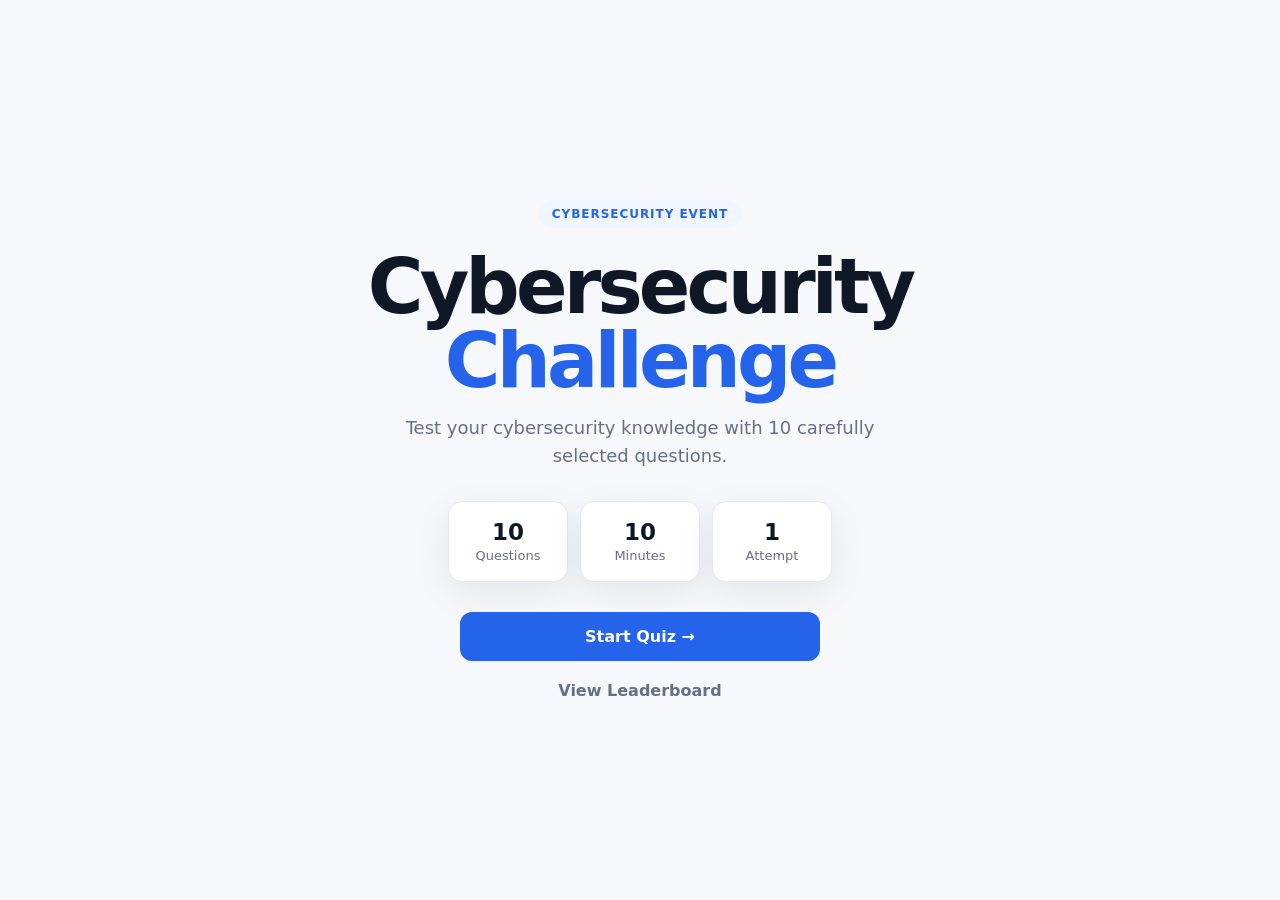
<file: index.html>
<!DOCTYPE html>
<html lang="en">
<head>
    <meta charset="UTF-8">
    <meta name="viewport" content="width=device-width, initial-scale=1.0">

    <title>Cybersecurity Quiz-sundar</title>

    <link rel="stylesheet" href="style.css">
</head>

<body>

    <main class="home-page">

        <div class="hero">

            <div class="badge">
                CYBERSECURITY EVENT
            </div>

            <h1>
                Cybersecurity<br>
                <span>Challenge</span>
            </h1>

            <p>
                Test your cybersecurity knowledge with
                10 carefully selected questions.
            </p>

            <div class="event-info">

                <div>
                    <strong>10</strong>
                    <span>Questions</span>
                </div>

                <div>
                    <strong>10</strong>
                    <span>Minutes</span>
                </div>

                <div>
                    <strong>1</strong>
                    <span>Attempt</span>
                </div>

            </div>

            <a href="quiz.html" class="primary-btn start-btn">
                Start Quiz →
            </a>

            <a href="leaderboard.html" class="leaderboard-link">
                View Leaderboard
            </a>

        </div>

    </main>

</body>
</html>
</file>
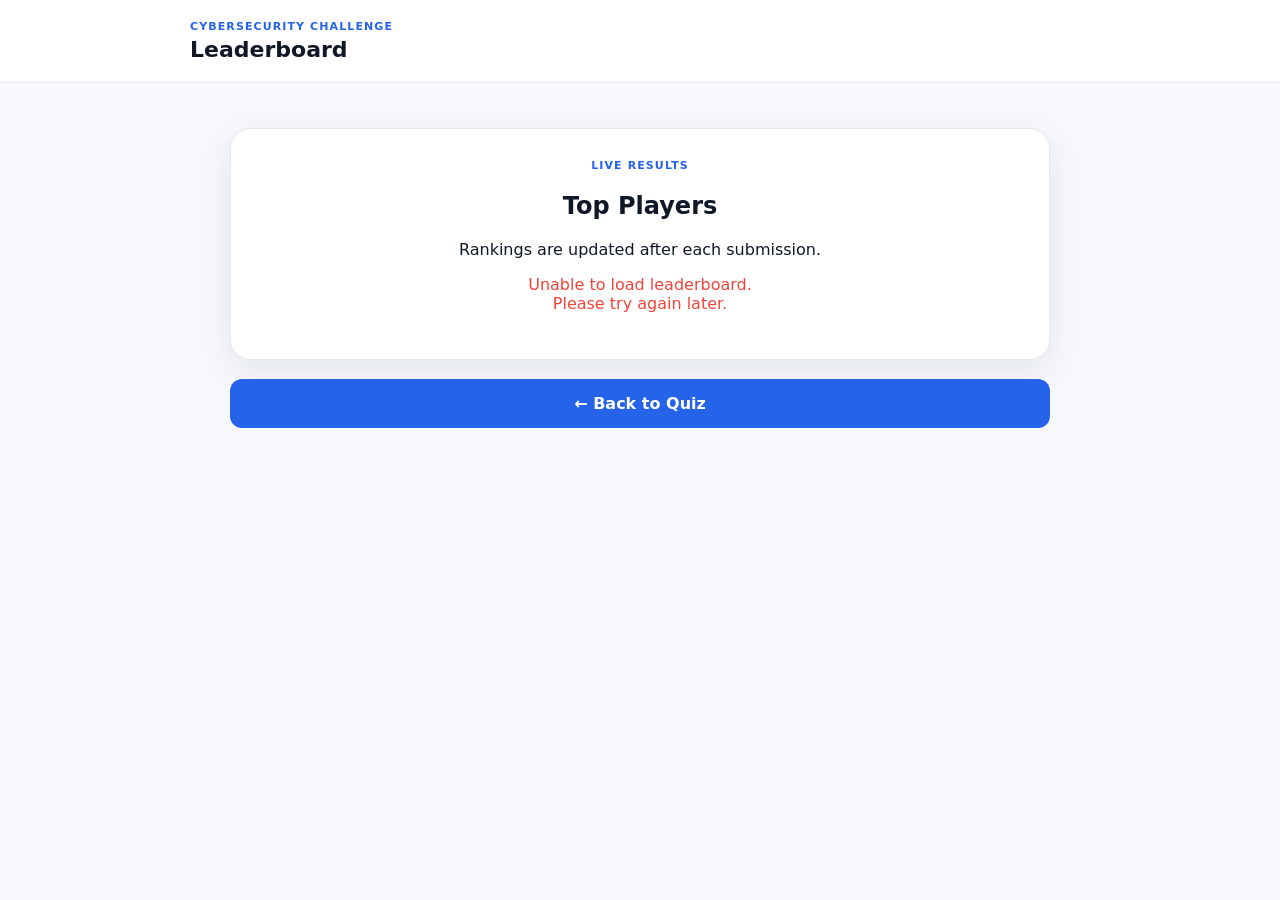
<file: leaderboard.html>
<!DOCTYPE html>
<html lang="en">

<head>

    <meta charset="UTF-8">

    <meta
        name="viewport"
        content="width=device-width, initial-scale=1.0"
    >

    <title>Leaderboard</title>

    <link rel="stylesheet" href="style.css">

</head>

<body>

<header class="quiz-header">

    <div>

        <div class="small-label">
            CYBERSECURITY CHALLENGE
        </div>

        <h1>Leaderboard</h1>

    </div>

</header>


<main class="quiz-container">

    <section class="card">

        <div style="text-align:center">

            <div class="small-label">
                LIVE RESULTS
            </div>

            <h2>
                Top Players
            </h2>

            <p>
                Rankings are updated after each submission.
            </p>

        </div>


        <div id="leaderboard">

            <p style="text-align:center">
                Loading leaderboard...
            </p>

        </div>

    </section>


    <br>


    <a
        href="index.html"
        class="primary-btn"
    >
        ← Back to Quiz
    </a>

</main>


<script>

const GOOGLE_SCRIPT_URL =
    "https://script.google.com/macros/s/AKfycbxP_rYorpRJD8pJ_3SQiOPEI-73DKvYZbrL6qNNP70iYIIAT1SWK7FziXe2SPojWE4CNQ/exec";


async function loadLeaderboard() {

    const container =
        document.getElementById(
            "leaderboard"
        );


    try {

        const response =
            await fetch(
                GOOGLE_SCRIPT_URL
            );


        const data =
            await response.json();


        if (!data.success) {

            throw new Error(
                "Unable to load leaderboard"
            );

        }


        if (!data.results.length) {

            container.innerHTML = `
                <p style="text-align:center">
                    No results yet.
                </p>
            `;

            return;

        }


        container.innerHTML =
            data.results
                .map((player, index) => {

                    const rank =
                        index + 1;


                    let medal = "";

                    if (rank === 1)
                        medal = "🥇";

                    if (rank === 2)
                        medal = "🥈";

                    if (rank === 3)
                        medal = "🥉";


                    return `

                    <div
                        style="
                            display:flex;
                            align-items:center;
                            justify-content:space-between;
                            gap:15px;
                            padding:18px 12px;
                            border-bottom:1px solid #e4e7ec;
                        "
                    >

                        <div>

                            <strong>
                                ${medal} ${rank}.
                                ${escapeHtml(player.name)}
                            </strong>

                            <div
                                style="
                                    color:#667085;
                                    font-size:13px;
                                    margin-top:5px;
                                "
                            >
                                ${player.timeTaken}s
                            </div>

                        </div>


                        <div
                            style="
                                text-align:right;
                            "
                        >

                            <strong
                                style="
                                    font-size:20px;
                                    color:#2563eb;
                                "
                            >
                                ${player.score}/${player.total}
                            </strong>

                            <div
                                style="
                                    color:#667085;
                                    font-size:12px;
                                "
                            >
                                ${player.percentage}%
                            </div>

                        </div>

                    </div>

                    `;

                })
                .join("");

    }

    catch (error) {

        console.error(error);

        container.innerHTML = `

            <p style="text-align:center;color:#f04438">

                Unable to load leaderboard.

                <br>

                Please try again later.

            </p>

        `;

    }

}


function escapeHtml(value) {

    const div =
        document.createElement("div");

    div.textContent =
        value;

    return div.innerHTML;

}


loadLeaderboard();

</script>

</body>

</html>
</file>
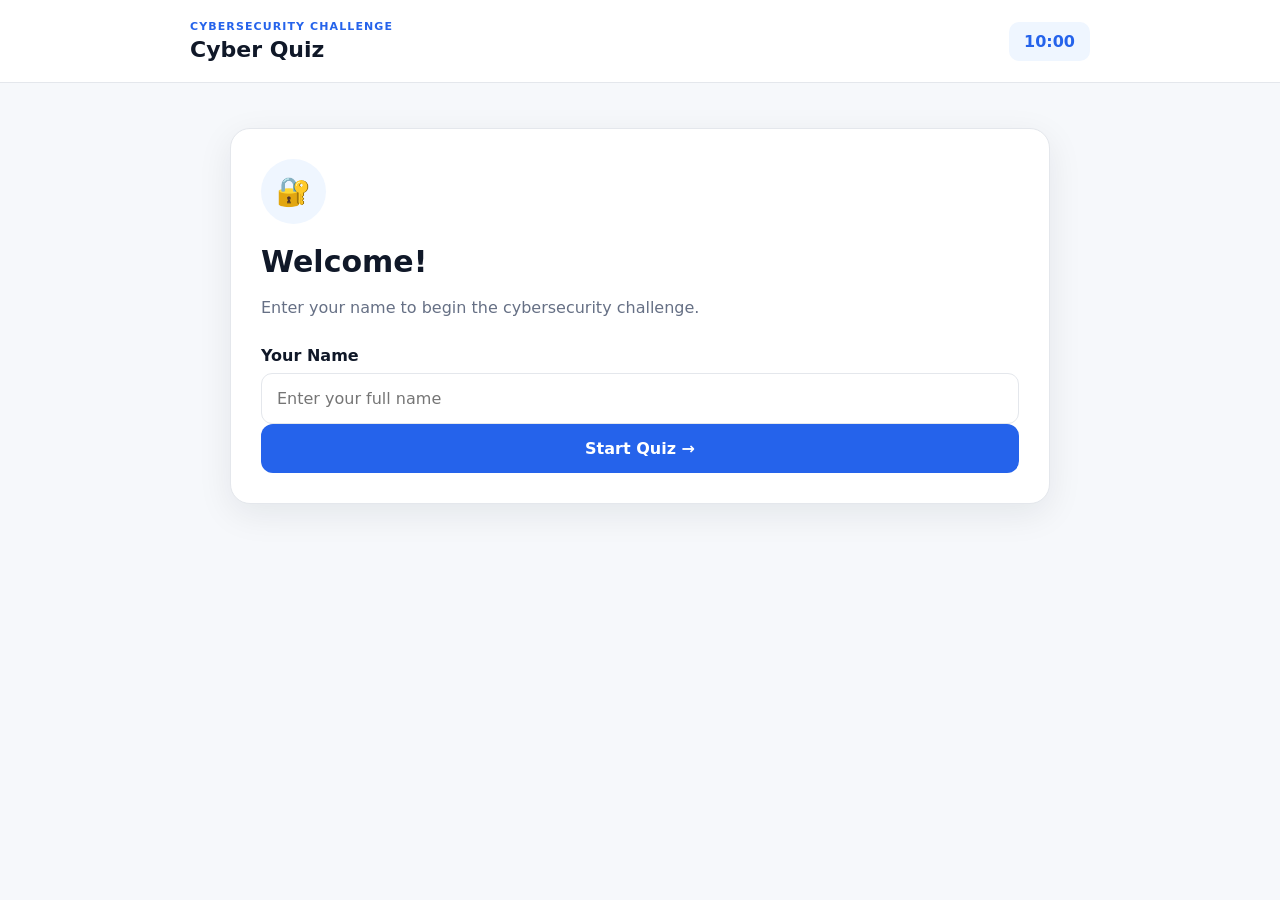
<file: quiz.html>
<!DOCTYPE html>
<html lang="en">

<head>

    <meta charset="UTF-8">

    <meta
        name="viewport"
        content="width=device-width, initial-scale=1.0"
    >

    <title>Cybersecurity Challenge</title>

    <link rel="stylesheet" href="style.css">

</head>

<body>

<header class="quiz-header">

    <div>

        <div class="small-label">
            CYBERSECURITY CHALLENGE
        </div>

        <h1>Cyber Quiz</h1>

    </div>

    <div class="timer" id="timer">
        10:00
    </div>

</header>


<main class="quiz-container">

    <!-- PLAYER NAME -->

    <section id="nameScreen" class="screen card">

        <div class="icon-circle">
            🔐
        </div>

        <h2>Welcome!</h2>

        <p>
            Enter your name to begin the cybersecurity challenge.
        </p>

        <label for="playerName">
            Your Name
        </label>

        <input
            id="playerName"
            type="text"
            placeholder="Enter your full name"
            maxlength="50"
            autocomplete="name"
        >

        <button
            id="startQuiz"
            class="primary-btn"
        >
            Start Quiz →
        </button>

    </section>


    <!-- QUIZ -->

    <section
        id="quizScreen"
        class="screen hidden"
    >

        <div class="progress-container">

            <div class="progress-info">

                <span id="questionNumber">
                    Question 1 of 10
                </span>

                <span id="progressPercent">
                    10%
                </span>

            </div>

            <div class="progress-bar">

                <div
                    id="progressBar"
                    class="progress-fill"
                ></div>

            </div>

        </div>


        <div id="questionCard" class="question-card">

            <div
                id="caseStudy"
                class="case-study hidden"
            ></div>

            <div
                id="questionText"
                class="question-text"
            ></div>

            <div
                id="options"
                class="options"
            ></div>

        </div>


        <button
            id="nextButton"
            class="primary-btn"
            disabled
        >
            Next Question →
        </button>

    </section>


    <!-- RESULT -->

    <section
        id="resultScreen"
        class="screen card result-screen hidden"
    >

        <div class="result-icon">
            ✓
        </div>

        <div class="small-label">
            QUIZ COMPLETED
        </div>

        <h2>Well done!</h2>

        <p id="resultName"></p>

        <div class="score">

            <span id="score">
                0
            </span>

            <small>
                / 10
            </small>

        </div>

        <div
            id="percentage"
            class="percentage"
        >
            0%
        </div>

        <p id="savingMessage">
            Saving your result...
        </p>

        <a
            href="leaderboard.html"
            class="primary-btn"
        >
            View Leaderboard →
        </a>

    </section>

</main>


<script src="player.js"></script>

</body>

</html>
</file>
<file: style.css>
* {
    box-sizing: border-box;
}


:root {

    --bg: #f6f8fb;

    --card: #ffffff;

    --text: #101828;

    --muted: #667085;

    --border: #e4e7ec;

    --primary: #2563eb;

    --primary-dark: #1d4ed8;

    --primary-light: #eff6ff;

    --success: #12b76a;

    --danger: #f04438;

    --shadow:
        0 10px 35px rgba(16, 24, 40, 0.08);

}


html {
    scroll-behavior: smooth;
}


body {

    margin: 0;

    font-family:
        Inter,
        ui-sans-serif,
        system-ui,
        -apple-system,
        BlinkMacSystemFont,
        "Segoe UI",
        sans-serif;

    background: var(--bg);

    color: var(--text);

    min-height: 100vh;

}


/* =========================================================
   GENERAL
========================================================= */

.hidden {
    display: none !important;
}


button,
input {
    font: inherit;
}


button {
    cursor: pointer;
}


.primary-btn {

    display: inline-flex;

    justify-content: center;

    align-items: center;

    gap: 8px;

    width: 100%;

    padding: 15px 22px;

    border: 0;

    border-radius: 12px;

    background: var(--primary);

    color: white;

    font-weight: 700;

    text-decoration: none;

    transition:
        transform .2s ease,
        background .2s ease,
        box-shadow .2s ease;

}


.primary-btn:hover {

    background: var(--primary-dark);

    transform: translateY(-2px);

    box-shadow:
        0 8px 20px rgba(37, 99, 235, .25);

}


.primary-btn:active {

    transform: translateY(0);

}


.primary-btn:disabled {

    opacity: .45;

    cursor: not-allowed;

    transform: none;

    box-shadow: none;

}


/* =========================================================
   HOME
========================================================= */

.home-page {

    min-height: 100vh;

    display: flex;

    justify-content: center;

    align-items: center;

    padding: 30px;

}


.hero {

    width: min(680px, 100%);

    text-align: center;

    animation:
        fadeUp .7s ease both;

}


.badge {

    display: inline-block;

    padding: 7px 13px;

    border-radius: 100px;

    background: var(--primary-light);

    color: var(--primary);

    font-size: 12px;

    font-weight: 800;

    letter-spacing: .08em;

}


.hero h1 {

    margin: 22px 0 15px;

    font-size:
        clamp(42px, 8vw, 76px);

    line-height: .98;

    letter-spacing: -.05em;

}


.hero h1 span {

    color: var(--primary);

}


.hero p {

    max-width: 500px;

    margin: 0 auto 30px;

    color: var(--muted);

    font-size: 18px;

    line-height: 1.6;

}


.event-info {

    display: flex;

    justify-content: center;

    gap: 12px;

    margin-bottom: 30px;

}


.event-info div {

    min-width: 120px;

    padding: 17px;

    background: white;

    border: 1px solid var(--border);

    border-radius: 14px;

    box-shadow: var(--shadow);

}


.event-info strong {

    display: block;

    font-size: 23px;

}


.event-info span {

    color: var(--muted);

    font-size: 13px;

}


.start-btn {

    max-width: 360px;

    margin: auto;

}


.leaderboard-link {

    display: block;

    margin-top: 20px;

    color: var(--muted);

    text-decoration: none;

    font-weight: 600;

}


.leaderboard-link:hover {

    color: var(--primary);

}


/* =========================================================
   QUIZ HEADER
========================================================= */

.quiz-header {

    display: flex;

    align-items: center;

    justify-content: space-between;

    gap: 20px;

    padding:
        20px
        max(20px, calc((100% - 900px) / 2));

    background: white;

    border-bottom: 1px solid var(--border);

}


.quiz-header h1 {

    margin: 4px 0 0;

    font-size: 22px;

}


.small-label {

    color: var(--primary);

    font-size: 11px;

    font-weight: 800;

    letter-spacing: .1em;

}


.timer {

    padding: 10px 15px;

    background: var(--primary-light);

    color: var(--primary);

    border-radius: 10px;

    font-weight: 800;

    font-variant-numeric: tabular-nums;

}


.timer-warning {

    background: #fef3f2;

    color: var(--danger);

    animation: pulse 1s infinite;

}


/* =========================================================
   QUIZ CONTAINER
========================================================= */

.quiz-container {

    width: min(820px, 92%);

    margin: 45px auto;

}


.card {

    background: var(--card);

    border: 1px solid var(--border);

    border-radius: 20px;

    padding: 30px;

    box-shadow: var(--shadow);

}


.screen {

    animation:
        fadeUp .5s ease both;

}


.icon-circle,
.result-icon {

    width: 65px;

    height: 65px;

    display: flex;

    justify-content: center;

    align-items: center;

    margin-bottom: 20px;

    border-radius: 50%;

    background: var(--primary-light);

    font-size: 28px;

}


.screen h2 {

    margin:
        0 0 8px;

    font-size: 30px;

}


.screen p {

    color: var(--muted);

    line-height: 1.6;

}


label {

    display: block;

    margin-top: 25px;

    margin-bottom: 8px;

    font-weight: 700;

}


input {

    width: 100%;

    padding: 15px;

    border:
        1px solid var(--border);

    border-radius: 11px;

    outline: none;

    transition:
        border-color .2s,
        box-shadow .2s;

}


input:focus {

    border-color: var(--primary);

    box-shadow:
        0 0 0 4px
        rgba(37, 99, 235, .1);

}


.input-error {

    animation:
        shake .35s ease;

    border-color: var(--danger);

}


/* =========================================================
   PROGRESS
========================================================= */

.progress-container {

    margin-bottom: 18px;

}


.progress-info {

    display: flex;

    justify-content: space-between;

    margin-bottom: 8px;

    color: var(--muted);

    font-size: 13px;

    font-weight: 700;

}


.progress-bar {

    height: 7px;

    overflow: hidden;

    border-radius: 20px;

    background: #eaecf0;

}


.progress-fill {

    height: 100%;

    width: 0;

    border-radius: inherit;

    background: var(--primary);

    transition:
        width .5s cubic-bezier(.4,0,.2,1);

}


/* =========================================================
   QUESTION
========================================================= */

.question-card {

    padding: 32px;

    background: white;

    border:
        1px solid var(--border);

    border-radius: 20px;

    box-shadow: var(--shadow);

}


.question-enter {

    animation:
        questionIn .45s ease both;

}


.question-text {

    margin-bottom: 28px;

    font-size:
        clamp(21px, 4vw, 28px);

    font-weight: 750;

    line-height: 1.35;

}


.options {

    display: grid;

    gap: 12px;

}


.option {

    display: flex;

    align-items: center;

    gap: 15px;

    width: 100%;

    padding: 17px;

    text-align: left;

    color: var(--text);

    background: white;

    border:
        1px solid var(--border);

    border-radius: 13px;

    transition:
        transform .18s ease,
        border-color .18s ease,
        background .18s ease;

}


.option:hover {

    transform: translateY(-2px);

    border-color:
        #98b8f8;

}


.option.selected {

    color: var(--primary);

    background: var(--primary-light);

    border-color: var(--primary);

}


.option-letter {

    flex: 0 0 34px;

    width: 34px;

    height: 34px;

    display: flex;

    align-items: center;

    justify-content: center;

    border-radius: 9px;

    background: #f2f4f7;

    font-weight: 800;

}


.option.selected .option-letter {

    background: var(--primary);

    color: white;

}


#nextButton {

    margin-top: 18px;

}


/* =========================================================
   CASE STUDY
========================================================= */

.case-study {

    margin-bottom: 25px;

    padding: 20px;

    border-left:
        4px solid var(--primary);

    background: var(--primary-light);

    border-radius: 12px;

    color: #344054;

    line-height: 1.65;

}


.case-study strong {

    display: block;

    margin-bottom: 8px;

    color: var(--text);

}


.case-study p {

    margin:
        8px 0;

}


/* =========================================================
   RESULT
========================================================= */

.result-screen {

    text-align: center;

}


.result-icon {

    margin:
        0 auto 20px;

    background:
        #ecfdf3;

    color:
        var(--success);

    font-size: 30px;

}


.result-screen h2 {

    font-size: 35px;

}


.score {

    margin-top: 25px;

    font-size: 80px;

    font-weight: 850;

    line-height: 1;

    letter-spacing: -.06em;

}


.score small {

    color: var(--muted);

    font-size: 28px;

}


.percentage {

    margin-top: 10px;

    color: var(--primary);

    font-size: 20px;

    font-weight: 800;

}


#savingMessage {

    margin:
        20px 0 25px;

}


/* =========================================================
   ANIMATIONS
========================================================= */

@keyframes fadeUp {

    from {

        opacity: 0;

        transform:
            translateY(18px);

    }

    to {

        opacity: 1;

        transform:
            translateY(0);

    }

}


@keyframes questionIn {

    from {

        opacity: 0;

        transform:
            translateX(20px);

    }

    to {

        opacity: 1;

        transform:
            translateX(0);

    }

}


@keyframes pulse {

    50% {

        transform:
            scale(1.04);

    }

}


@keyframes shake {

    25% {

        transform:
            translateX(-6px);

    }

    75% {

        transform:
            translateX(6px);

    }

}


/* =========================================================
   MOBILE
========================================================= */

@media (max-width: 600px) {

    .home-page {

        padding: 20px;

    }


    .hero h1 {

        font-size: 48px;

    }


    .event-info {

        display: grid;

        grid-template-columns:
            repeat(3, 1fr);

    }


    .event-info div {

        min-width: 0;

        padding: 12px 6px;

    }


    .event-info strong {

        font-size: 20px;

    }


    .event-info span {

        font-size: 11px;

    }


    .quiz-header {

        padding: 15px 20px;

    }


    .quiz-header h1 {

        font-size: 18px;

    }


    .quiz-container {

        margin: 25px auto;

    }


    .card,
    .question-card {

        padding: 22px;

        border-radius: 16px;

    }


    .question-text {

        font-size: 21px;

    }


    .score {

        font-size: 65px;

    }

}
</file>
